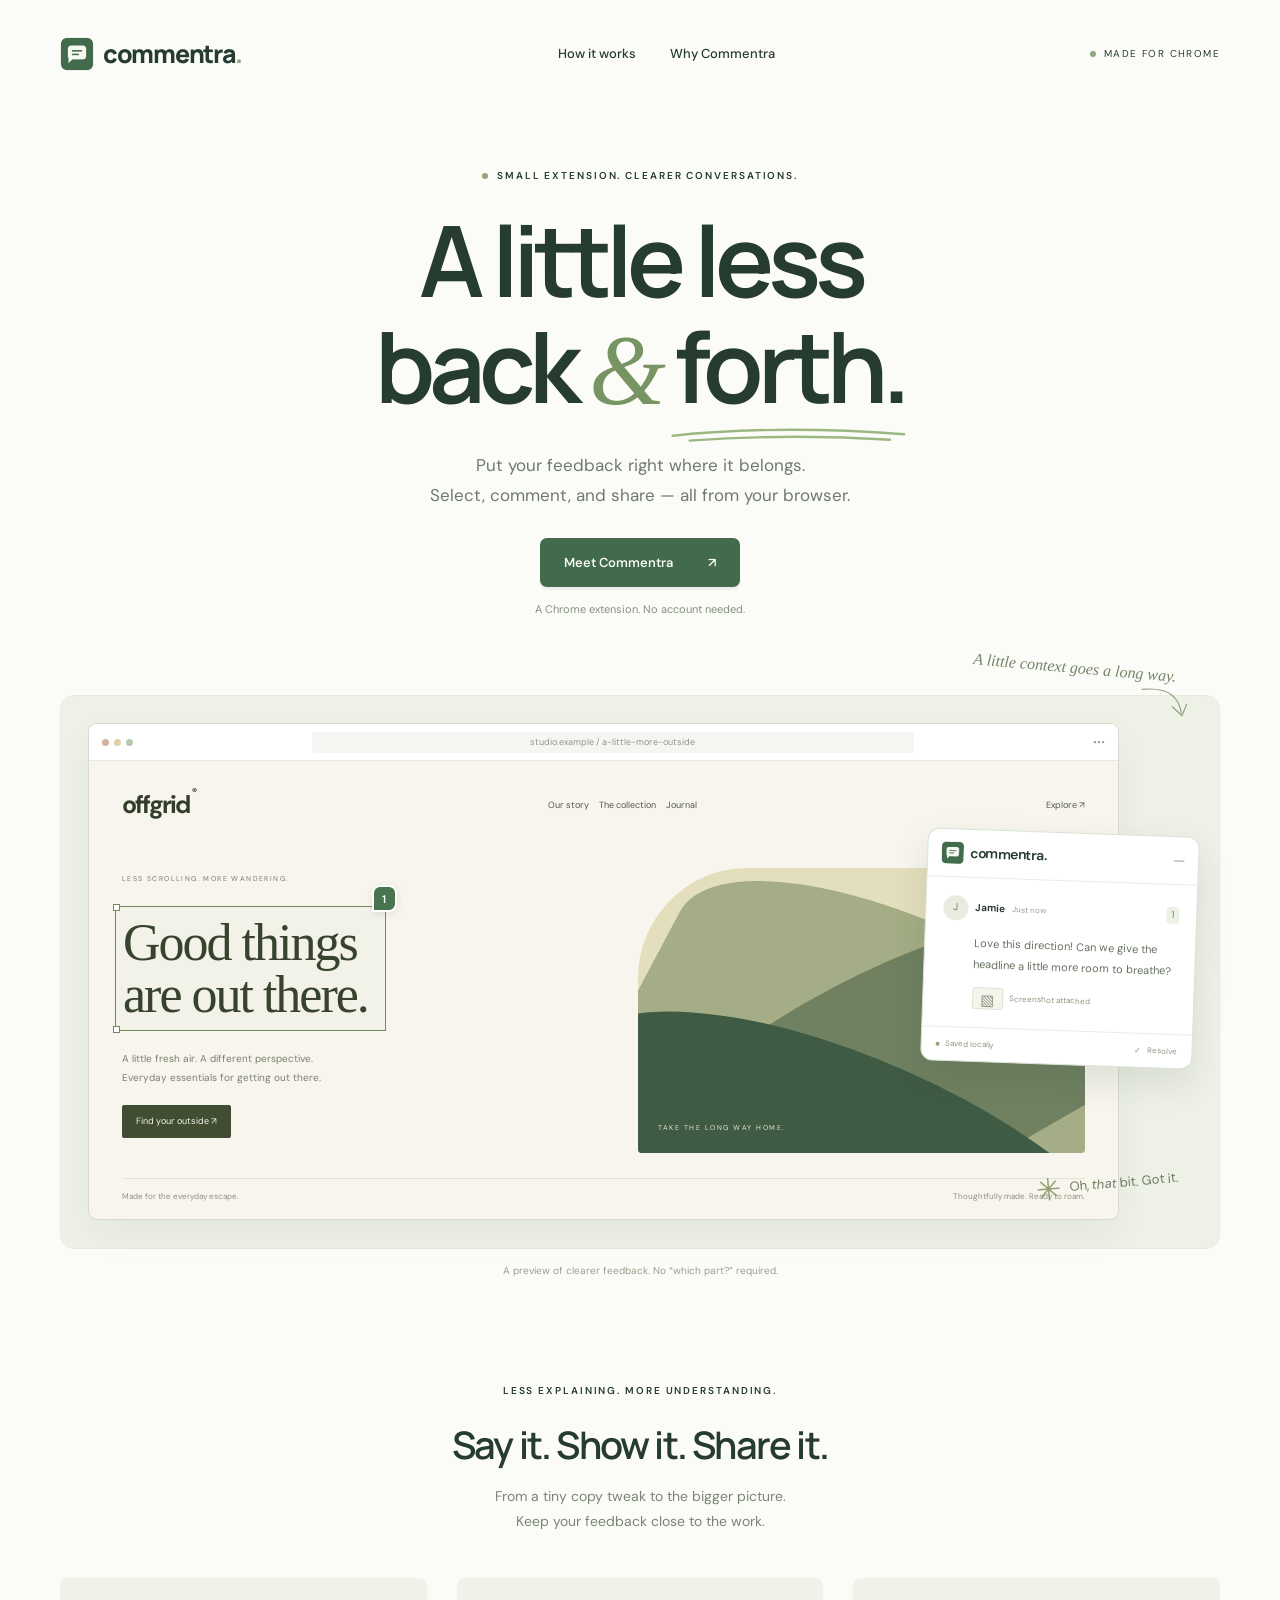
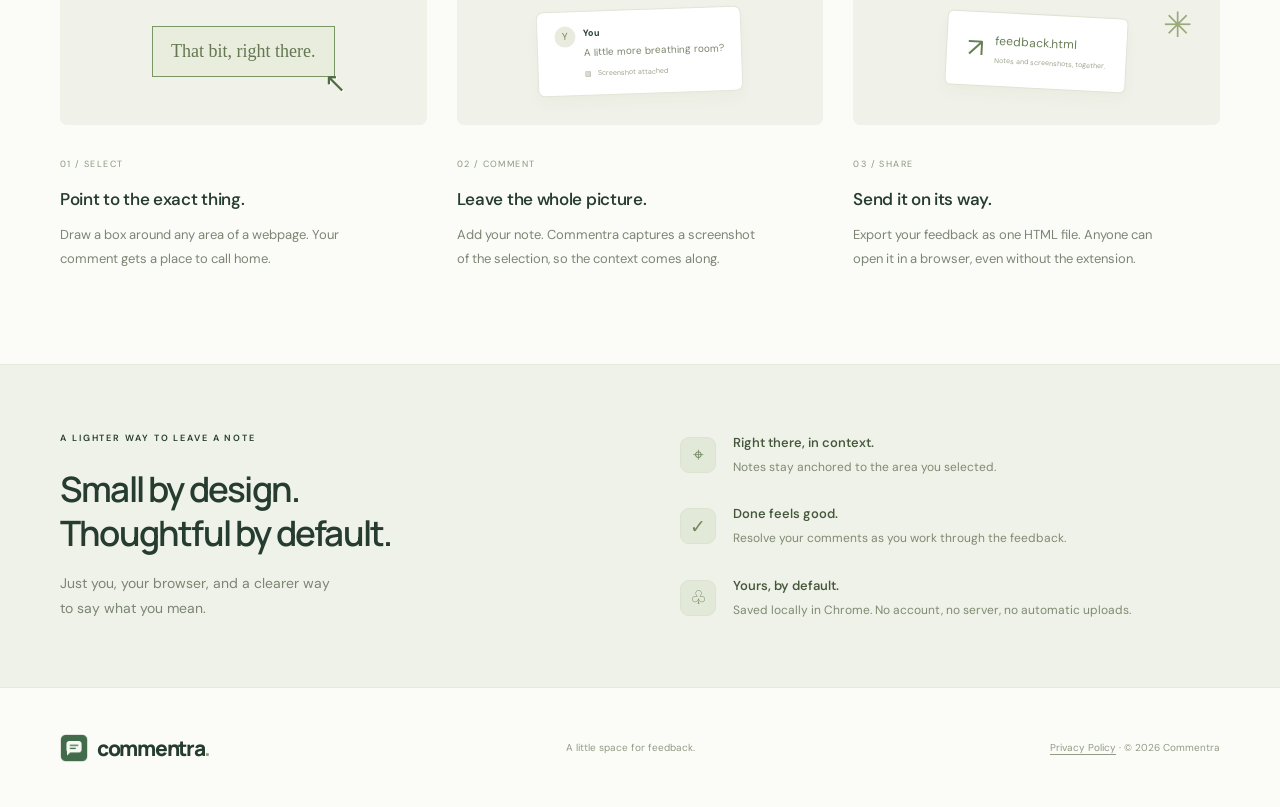
<file: index.html>
<!doctype html>
<html lang="en">
<head>
  <meta charset="utf-8">
  <meta name="viewport" content="width=device-width, initial-scale=1">
  <meta name="description" content="A little space for feedback, right where it belongs. Commentra lets you leave comments on webpages, capture the context, and share your notes.">
  <meta name="theme-color" content="#fbfcf8">
  <title>Commentra — Feedback, right where it belongs.</title>
  <link rel="icon" href="assets/commentra.png">
  <link rel="stylesheet" href="styles.css">
</head>
<body>
  <a class="skip-link" href="#main">Skip to content</a>
  <header class="site-header wrap">
    <a class="brand" href="#" aria-label="Commentra home"><img src="assets/commentra.png" width="34" height="34" alt="">commentra<span>.</span></a>
    <nav aria-label="Main navigation"><a href="#how-it-works">How it works</a><a href="#why-commentra">Why Commentra</a></nav>
    <span class="nav-label"><span class="status-dot"></span> MADE FOR CHROME</span>
  </header>
  <main id="main">
    <section class="hero wrap">
      <p class="eyebrow"><span class="status-dot"></span> SMALL EXTENSION. CLEARER CONVERSATIONS.</p>
      <h1>A little less<br>back <span class="amp">&</span> <span class="underlined">forth.<svg viewBox="0 0 340 20" preserveAspectRatio="none" aria-hidden="true"><path d="M5 11Q152-3 333 9M29 17Q173 8 313 16"/></svg></span></h1>
      <p class="hero-copy">Put your feedback right where it belongs.<br>Select, comment, and share — all from your browser.</p>
      <a class="button" href="#how-it-works">Meet Commentra <span aria-hidden="true">↗</span></a>
      <p class="hero-note">A Chrome extension. No account needed.</p>
      <div class="product-scene" role="img" aria-label="Illustration of Commentra: a website with a selected headline and a feedback card beside it">
        <span class="scene-note">A little context goes a long way.<svg viewBox="0 0 70 45" aria-hidden="true"><path d="M3 6q47-9 55 27m-13-8 14 11 5-16"/></svg></span>
        <div class="browser">
          <div class="browser-bar"><div class="traffic-lights"><i></i><i></i><i></i></div><span class="address">studio.example / a-little-more-outside</span><span class="browser-more">···</span></div>
          <div class="example-site">
            <div class="example-nav"><span class="example-brand">offgrid<span>®</span></span><span class="example-nav-links">Our story &nbsp;&nbsp;&nbsp; The collection &nbsp;&nbsp;&nbsp; Journal</span><span>Explore ↗</span></div>
            <div class="example-content"><div class="example-copy"><p class="tiny-label">LESS SCROLLING. MORE WANDERING.</p><div class="selection"><h2>Good things<br>are out there.</h2><span class="pin">1</span></div><p>A little fresh air. A different perspective.<br>Everyday essentials for getting out there.</p><span class="example-button">Find your outside ↗</span></div><div class="landscape"><div class="sun"></div><div class="ridge ridge-back"></div><div class="ridge ridge-middle"></div><div class="ridge ridge-front"></div><span class="landscape-caption">TAKE THE LONG WAY HOME.</span></div></div>
            <div class="example-bottom"><span>Made for the everyday escape.</span><span>Thoughtfully made. Ready to roam.</span></div>
          </div>
        </div>
        <div class="comment-card"><div class="card-brand"><img src="assets/commentra.png" width="23" height="23" alt="">commentra.<span>—</span></div><div class="comment-body"><div class="author"><span class="avatar">J</span><strong>Jamie</strong><span>Just now</span><span class="comment-number">1</span></div><p>Love this direction! Can we give the headline a little more room to breathe?</p><div class="screenshot-label"><span>▧</span> Screenshot attached</div></div><div class="card-footer"><span><i class="status-dot"></i> Saved locally</span><span>✓ &nbsp; Resolve</span></div></div>
        <span class="scene-tag"><span>✳</span> Oh, <em>that</em> bit. Got it.</span>
      </div>
      <p class="scene-caption">A preview of clearer feedback. No “which part?” required.</p>
    </section>
    <section class="how-section wrap" id="how-it-works"><div class="section-heading"><p class="eyebrow">LESS EXPLAINING. MORE UNDERSTANDING.</p><h2>Say it. Show it. Share it.</h2><p>From a tiny copy tweak to the bigger picture.<br>Keep your feedback close to the work.</p></div><div class="steps"><article><div class="feature-art art-select"><span class="mini-selection">That bit, right there.<span>↖</span></span></div><span class="step-number">01 / SELECT</span><h3>Point to the exact thing.</h3><p>Draw a box around any area of a webpage. Your comment gets a place to call home.</p></article><article><div class="feature-art art-comment"><div class="mini-comment"><span class="avatar">Y</span><div><strong>You</strong><p>A little more breathing room?</p><span>▧ &nbsp; Screenshot attached</span></div></div></div><span class="step-number">02 / COMMENT</span><h3>Leave the whole picture.</h3><p>Add your note. Commentra captures a screenshot of the selection, so the context comes along.</p></article><article><div class="feature-art art-share"><div class="file-icon"><span>↗</span><div>feedback.html<small>Notes and screenshots, together.</small></div></div><span class="share-spark">✳</span></div><span class="step-number">03 / SHARE</span><h3>Send it on its way.</h3><p>Export your feedback as one HTML file. Anyone can open it in a browser, even without the extension.</p></article></div></section>
    <section class="why-section" id="why-commentra"><div class="wrap why-grid"><div><p class="eyebrow">A LIGHTER WAY TO LEAVE A NOTE</p><h2>Small by design.<br>Thoughtful by default.</h2><p>Just you, your browser, and a clearer way<br class="desktop-break"> to say what you mean.</p></div><div class="benefits"><div><span aria-hidden="true">⌖</span><p><strong>Right there, in context.</strong> Notes stay anchored to the area you selected.</p></div><div><span aria-hidden="true">✓</span><p><strong>Done feels good.</strong> Resolve your comments as you work through the feedback.</p></div><div><span aria-hidden="true">♧</span><p><strong>Yours, by default.</strong> Saved locally in Chrome. No account, no server, no automatic uploads.</p></div></div></div></section>
  </main>
  <footer class="site-footer wrap"><a class="brand" href="#"><img src="assets/commentra.png" width="28" height="28" alt="">commentra<span>.</span></a><span>A little space for feedback.</span><span><a class="privacy-link" href="privacy/">Privacy Policy</a> · © 2026 Commentra</span></footer>
</body>
</html>
</file>
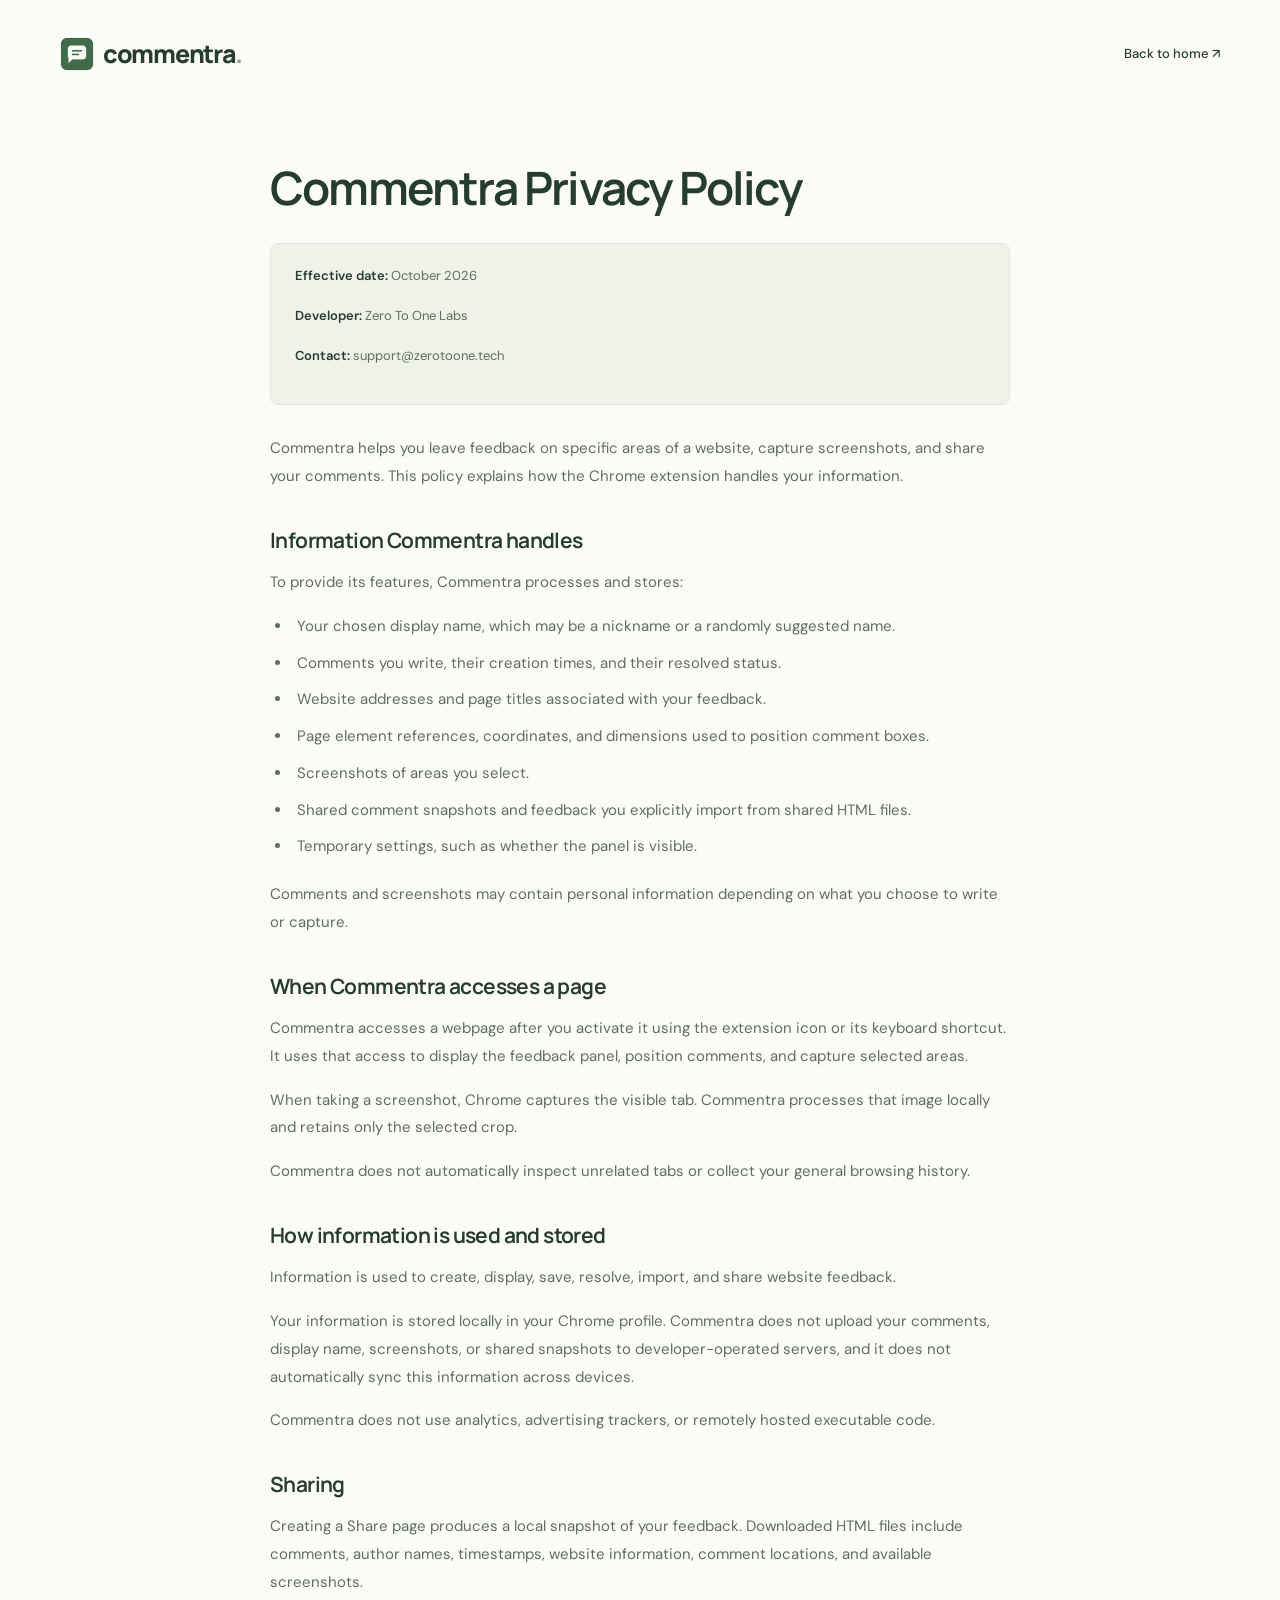
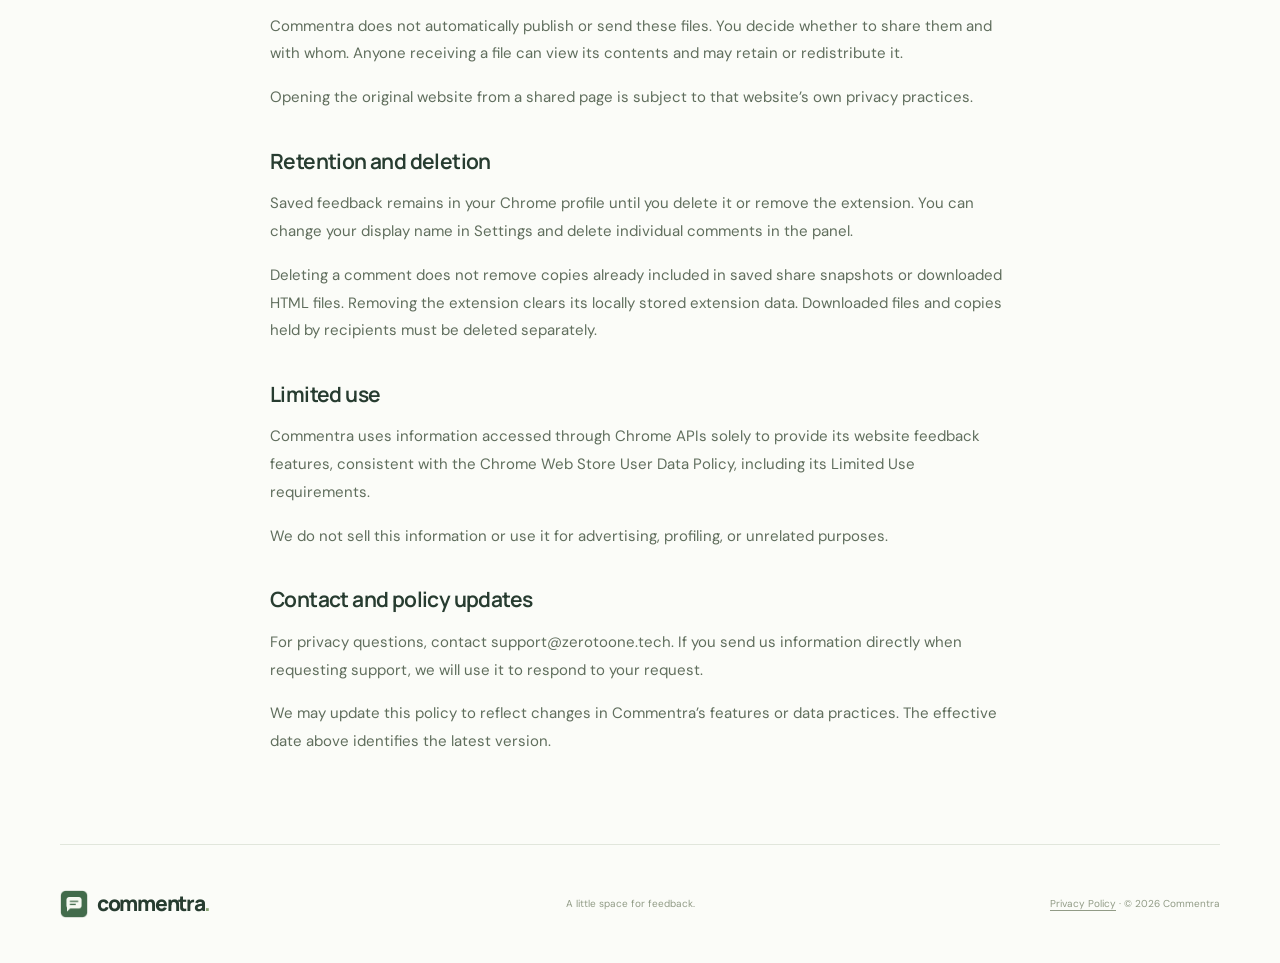
<file: privacy/index.html>
<!doctype html>
<html lang="en">
<head>
  <meta charset="utf-8">
  <meta name="viewport" content="width=device-width, initial-scale=1">
  <meta name="description" content="Learn how the Commentra Chrome extension handles your comments, screenshots, and other information.">
  <meta name="theme-color" content="#fbfcf8">
  <title>Privacy Policy — Commentra</title>
  <link rel="icon" href="../assets/commentra.png">
  <link rel="stylesheet" href="../styles.css">
  <link rel="stylesheet" href="../privacy.css">
</head>
<body>
  <a class="skip-link" href="#main">Skip to content</a>
  <header class="site-header wrap">
    <a class="brand" href="../index.html" aria-label="Commentra home"><img src="../assets/commentra.png" width="34" height="34" alt="">commentra<span>.</span></a>
    <nav aria-label="Main navigation"><a href="../index.html">Back to home <span aria-hidden="true">↗</span></a></nav>
  </header>
  <main id="main" class="privacy-content">
    <article aria-labelledby="policy-title">
      <h1 id="policy-title">Commentra Privacy Policy</h1>
      <div class="policy-meta">
        <p><strong>Effective date:</strong> October 2026</p>
        <p><strong>Developer:</strong> Zero To One Labs</p>
        <p><strong>Contact:</strong> <a href="mailto:support@zerotoone.tech">support@zerotoone.tech</a></p>
      </div>
      <p>Commentra helps you leave feedback on specific areas of a website, capture screenshots, and share your comments. This policy explains how the Chrome extension handles your information.</p>

      <section aria-labelledby="information">
        <h2 id="information">Information Commentra handles</h2>
        <p>To provide its features, Commentra processes and stores:</p>
        <ul>
          <li>Your chosen display name, which may be a nickname or a randomly suggested name.</li>
          <li>Comments you write, their creation times, and their resolved status.</li>
          <li>Website addresses and page titles associated with your feedback.</li>
          <li>Page element references, coordinates, and dimensions used to position comment boxes.</li>
          <li>Screenshots of areas you select.</li>
          <li>Shared comment snapshots and feedback you explicitly import from shared HTML files.</li>
          <li>Temporary settings, such as whether the panel is visible.</li>
        </ul>
        <p>Comments and screenshots may contain personal information depending on what you choose to write or capture.</p>
      </section>

      <section aria-labelledby="page-access">
        <h2 id="page-access">When Commentra accesses a page</h2>
        <p>Commentra accesses a webpage after you activate it using the extension icon or its keyboard shortcut. It uses that access to display the feedback panel, position comments, and capture selected areas.</p>
        <p>When taking a screenshot, Chrome captures the visible tab. Commentra processes that image locally and retains only the selected crop.</p>
        <p>Commentra does not automatically inspect unrelated tabs or collect your general browsing history.</p>
      </section>

      <section aria-labelledby="storage">
        <h2 id="storage">How information is used and stored</h2>
        <p>Information is used to create, display, save, resolve, import, and share website feedback.</p>
        <p>Your information is stored locally in your Chrome profile. Commentra does not upload your comments, display name, screenshots, or shared snapshots to developer-operated servers, and it does not automatically sync this information across devices.</p>
        <p>Commentra does not use analytics, advertising trackers, or remotely hosted executable code.</p>
      </section>

      <section aria-labelledby="sharing">
        <h2 id="sharing">Sharing</h2>
        <p>Creating a Share page produces a local snapshot of your feedback. Downloaded HTML files include comments, author names, timestamps, website information, comment locations, and available screenshots.</p>
        <p>Commentra does not automatically publish or send these files. You decide whether to share them and with whom. Anyone receiving a file can view its contents and may retain or redistribute it.</p>
        <p>Opening the original website from a shared page is subject to that website’s own privacy practices.</p>
      </section>

      <section aria-labelledby="retention">
        <h2 id="retention">Retention and deletion</h2>
        <p>Saved feedback remains in your Chrome profile until you delete it or remove the extension. You can change your display name in Settings and delete individual comments in the panel.</p>
        <p>Deleting a comment does not remove copies already included in saved share snapshots or downloaded HTML files. Removing the extension clears its locally stored extension data. Downloaded files and copies held by recipients must be deleted separately.</p>
      </section>

      <section aria-labelledby="limited-use">
        <h2 id="limited-use">Limited use</h2>
        <p>Commentra uses information accessed through Chrome APIs solely to provide its website feedback features, consistent with the Chrome Web Store User Data Policy, including its Limited Use requirements.</p>
        <p>We do not sell this information or use it for advertising, profiling, or unrelated purposes.</p>
      </section>

      <section aria-labelledby="contact">
        <h2 id="contact">Contact and policy updates</h2>
        <p>For privacy questions, contact <a href="mailto:support@zerotoone.tech">support@zerotoone.tech</a>. If you send us information directly when requesting support, we will use it to respond to your request.</p>
        <p>We may update this policy to reflect changes in Commentra’s features or data practices. The effective date above identifies the latest version.</p>
      </section>
    </article>
  </main>
  <footer class="site-footer wrap"><a class="brand" href="../index.html"><img src="../assets/commentra.png" width="28" height="28" alt="">commentra<span>.</span></a><span>A little space for feedback.</span><span><a class="privacy-link" href="index.html" aria-current="page">Privacy Policy</a> · © 2026 Commentra</span></footer>
</body>
</html>
</file>
<file: styles.css>
@import url('https://fonts.googleapis.com/css2?family=DM+Sans:wght@400;450;500;550;600;650;700&family=Manrope:wght@400;500;600;650;700;750;800&display=swap');
:root{--paper:#fbfcf8;--ink:#273c30;--green:#426b4b;--muted:#748074;--line:#e1e6dc}*{box-sizing:border-box}html{scroll-behavior:smooth;scroll-padding-top:35px}body{margin:0;background:var(--paper);color:var(--ink);font:15px/1.65 'DM Sans',sans-serif;-webkit-font-smoothing:antialiased}a{color:inherit;text-decoration:none}button,a{-webkit-tap-highlight-color:transparent}a:focus-visible{outline:3px solid #89ab6e;outline-offset:6px}img{display:block}.wrap{width:min(1160px,calc(100% - 96px));margin-inline:auto}.site-header{height:108px;display:flex;align-items:center;justify-content:space-between}.brand{display:flex;align-items:center;gap:9px;font-family:'Manrope',sans-serif;font-size:25px;font-weight:800;letter-spacing:-1.3px}.brand>span{color:#8ca778;margin-left:-9px}.site-header nav{display:flex;gap:34px;font-size:13px;font-weight:500}.site-header nav a:hover{color:#708a51}.nav-label{font-size:10px;letter-spacing:1.4px;display:flex;align-items:center;gap:8px}.status-dot{display:inline-block;flex-shrink:0;width:6px;height:6px;border-radius:50%;background:#8fa77a}.hero{text-align:center;padding-top:60px}.eyebrow{display:flex;align-items:center;justify-content:center;gap:9px;font-size:10px;letter-spacing:1.9px;font-weight:600;margin:0 0 22px}h1,h2,h3,p{margin-top:0}h1{font-family:'Manrope',sans-serif;font-size:clamp(64px,7.7vw,104px);font-weight:650;line-height:1.08;letter-spacing:-6px;margin-bottom:28px}.amp{font-family:Georgia,serif;font-style:italic;font-weight:400;color:#789462}.underlined{position:relative}.underlined svg{position:absolute;bottom:-10px;left:-2%;width:104%;height:16px;fill:none;stroke:#9bb882;stroke-width:3;stroke-linecap:round}.hero-copy{font-size:17px;line-height:1.75;color:#6f7a6e;margin-bottom:27px}.button{display:inline-flex;align-items:center;gap:35px;background:var(--green);color:white;border-radius:7px;padding:14px 24px;font-size:13px;font-weight:550;box-shadow:0 3px 0 #263f3010;transition:background .2s,transform .2s}.button:hover{background:#31563b;transform:translateY(-2px)}.hero-note{font-size:11px;color:#85907e;margin-top:13px}.product-scene{position:relative;width:100%;margin:77px auto 0;padding:27px 100px 28px 27px;text-align:left;background:#eef1e6;border:1px solid #e6eadf;border-radius:14px}.browser{overflow:hidden;width:100%;border:1px solid #d6dccf;border-radius:9px;background:#f7f5ed;box-shadow:0 15px 35px #34472e0c}.browser-bar{height:37px;background:#fff;display:flex;align-items:center;padding:0 13px;gap:34px;border-bottom:1px solid #e7e9e1}.traffic-lights{display:flex;gap:5px}.traffic-lights i{width:7px;height:7px;background:#dddcd4;border-radius:50%}.traffic-lights i:first-child{background:#d7b1a0}.traffic-lights i:nth-child(2){background:#dfd0a5}.traffic-lights i:nth-child(3){background:#b7c9aa}.address{font-size:9px;text-align:center;color:#91968d;background:#f5f6f2;padding:3px 20px;border-radius:4px;width:60%;margin:auto}.browser-more{font-size:20px;color:#91968d}.example-site{padding:23px 33px 16px}.example-nav{display:flex;justify-content:space-between;align-items:center;font-size:9px;color:#53594a}.example-brand{font-size:25px;letter-spacing:-1.8px;font-weight:700;color:#333e29}.example-brand span{font-size:10px;vertical-align:top;margin:3px}.example-content{display:grid;grid-template-columns:1.1fr 1fr;gap:25px;align-items:center;margin-top:30px}.example-copy{padding:17px 0 28px}.tiny-label{font-size:7px;letter-spacing:1.4px;color:#777d67;margin-bottom:22px}.selection{position:relative;width:fit-content;border:1px solid #718a58;padding:10px 17px 10px 7px;margin-left:-7px;background:#79995908}.selection:before,.selection:after{content:'';position:absolute;width:5px;height:5px;border:1px solid #718a58;background:#fff}.selection:before{left:-3px;bottom:-3px}.selection:after{left:-3px;top:-3px}.selection h2{font:normal 52px/.99 Georgia,serif;letter-spacing:-2px;margin:0;color:#37432d}.pin{position:absolute;right:-12px;top:-22px;background:#497450;color:white;border:2px solid white;display:grid;place-items:center;width:25px;height:27px;border-radius:8px 8px 8px 0;font-size:11px;font-weight:600;box-shadow:0 2px 7px #233e301a}.example-copy>p:not(.tiny-label){font-size:10px;line-height:1.9;color:#7b806d;margin:18px 0}.example-button{display:inline-block;background:#414d33;color:#f3f2e9;font-size:9px;padding:9px 14px;border-radius:2px}.landscape{height:285px;position:relative;background:#e3dfbd;overflow:hidden;border-radius:110px 110px 4px 4px}.sun{width:70px;height:70px;border-radius:50%;background:#f7edb8;position:absolute;top:35px;left:45%}.ridge{position:absolute;width:140%;height:80%;bottom:-30%;left:-20%;border-radius:50% 50% 0 0;transform:rotate(-25deg)}.ridge-back{background:#a4ad85;bottom:-7%;left:1%;transform:rotate(28deg)}.ridge-middle{background:#6f8161;bottom:-22%;transform:rotate(-30deg)}.ridge-front{background:#405b43;bottom:-48%;transform:rotate(24deg)}.landscape-caption{position:absolute;bottom:20px;left:20px;color:#e5e5ca;letter-spacing:1.5px;font-size:7px}.example-bottom{border-top:1px solid #e3e2d5;display:flex;justify-content:space-between;padding-top:11px;font-size:8px;color:#8d917e;margin-top:12px}.comment-card{position:absolute;right:23px;top:136px;width:272px;background:#fff;border:1px solid #dae3d6;border-radius:12px;box-shadow:0 15px 35px #243b2e1c;transform:rotate(2deg);font-size:11px}.card-brand{display:flex;align-items:center;gap:6px;padding:12px 13px;border-bottom:1px solid #e9ede5;font-size:14px;font-weight:600;letter-spacing:-.5px}.card-brand>span{margin-left:auto;color:#97a090;font-weight:400}.comment-body{padding:18px 17px}.author{display:flex;align-items:center;gap:7px;font-size:10px}.avatar{display:inline-grid;place-items:center;width:25px;height:25px;border-radius:50%;background:#e8ebdd;color:#77825c;font-size:10px}.author>span:nth-last-child(2){font-size:8px;color:#99a08f}.comment-number{margin-left:auto;background:#edf2e8;color:#729064;border-radius:4px;padding:0 5px}.comment-body>p{margin:12px 0 12px 32px;font-size:11px;line-height:1.9;color:#65705e}.screenshot-label{margin-left:32px;color:#8b967e;font-size:8px}.screenshot-label>span{display:inline-grid;place-items:center;width:31px;height:22px;border:1px solid #dde4d4;border-radius:3px;background:#f4f6ee;font-size:15px;vertical-align:middle;margin-right:4px}.card-footer{border-top:1px solid #e9ede5;display:flex;justify-content:space-between;padding:10px 14px;color:#8c9882;font-size:8px}.card-footer .status-dot{width:4px;height:4px;margin-right:3px}.scene-note{position:absolute;right:42px;top:-37px;font:italic 16px Georgia,serif;color:#748567;transform:rotate(5deg)}.scene-note svg{position:absolute;width:53px;height:42px;right:-17px;top:16px;fill:none;stroke:#90a07d;stroke-width:1.5}.scene-tag{position:absolute;right:40px;bottom:39px;color:#6d7b5e;font-size:13px;transform:rotate(-5deg)}.scene-tag>span{font-size:30px;vertical-align:middle;margin-right:6px;color:#8f9f71}.scene-caption{font-size:10px;color:#96a08b;margin:14px 0 0}.how-section{padding:103px 0 93px}.section-heading{text-align:center;margin-bottom:44px}.section-heading h2,.why-section h2{font-family:'Manrope',sans-serif;font-size:38px;font-weight:600;line-height:1.25;letter-spacing:-1.8px;margin-bottom:15px}.section-heading>p:last-child,.why-grid>div>p:last-child{font-size:14px;color:#7b8574;line-height:1.8}.steps{display:grid;grid-template-columns:repeat(3,1fr);gap:30px}.feature-art{height:147px;border-radius:7px;background:#f0f2e9;display:flex;align-items:center;justify-content:center;margin-bottom:25px;position:relative}.mini-selection{border:1px solid #799665;padding:14px 18px;position:relative;font:18px Georgia,serif;color:#647750;background:#e8edde}.mini-selection>span{position:absolute;right:-13px;bottom:-21px;font-size:27px;line-height:1;color:#4f6c41;text-shadow:1px 1px white}.mini-comment{display:flex;align-items:flex-start;gap:8px;background:#fff;padding:14px 17px;border:1px solid #e0e6d7;border-radius:7px;box-shadow:0 7px 15px #32452d08;transform:rotate(-2deg);font-size:9px}.mini-comment .avatar{width:21px;height:21px}.mini-comment strong{font-size:9px}.mini-comment p{margin:4px 0 5px;font-size:10px;color:#7c866e}.mini-comment div>span{font-size:7px;color:#9aa08d}.file-icon{display:flex;gap:12px;align-items:center;background:white;border:1px solid #dde4d4;padding:15px 20px;border-radius:6px;transform:rotate(3deg);font-size:12px;color:#687e55;box-shadow:0 7px 15px #32452d08}.file-icon>span{font-size:26px;font-weight:400}.file-icon small{display:block;font-size:7px;color:#9ca48f;margin-top:3px}.share-spark{position:absolute;right:28px;top:19px;font-size:35px;color:#9aaa7b}.step-number{font-size:9px;letter-spacing:1.4px;color:#8a977c}.steps h3{font-size:17px;font-weight:550;letter-spacing:-.3px;margin:10px 0}.steps article>p{font-size:13px;color:#7c8574;line-height:1.85;margin-bottom:0;max-width:310px}.why-section{padding:66px 0;background:#eff2e8;border-block:1px solid #e5eadc}.why-grid{display:grid;grid-template-columns:1fr 1fr;gap:80px;align-items:center}.why-grid .eyebrow{justify-content:flex-start;font-size:9px}.why-section h2{font-size:35px}.why-grid>div>p:last-child{margin-bottom:0}.benefits{display:grid;gap:24px}.benefits>div{display:flex;gap:17px;align-items:center}.benefits>div>span{width:36px;height:36px;flex-shrink:0;display:grid;place-items:center;background:#e2e9d9;border:1px solid #dbe3d1;border-radius:9px;font-size:19px;color:#718660}.benefits p{font-size:12px;line-height:1.9;color:#7f8a73;margin:0}.benefits strong{display:block;color:#45563a;font-weight:550;font-size:13px}.site-footer{min-height:119px;display:flex;align-items:center;justify-content:space-between;gap:20px}.site-footer .brand{font-size:21px}.site-footer>span{font-size:10px;color:#919b86}.skip-link{position:fixed;top:8px;left:8px;background:white;padding:10px;z-index:5;transform:translateY(-150%)}.skip-link:focus{transform:translateY(0)}
@media(min-width:1400px){.hero{padding-top:75px}.product-scene{margin-top:85px}}
@media(max-width:1000px){.wrap{width:calc(100% - 64px)}.nav-label{display:none}.site-header{height:90px}.hero{padding-top:45px}.product-scene{padding-right:70px}.example-site{padding:20px}.example-nav-links{display:none}.selection h2{font-size:40px}.example-content{gap:15px}.landscape{height:240px}.comment-card{width:235px;right:15px}.comment-body{padding:13px}.scene-tag{right:20px;bottom:30px;font-size:11px}.scene-note{right:20px}.why-grid{gap:35px}.feature-art{height:135px}.mini-comment{padding:12px 9px}.share-spark{right:12px}.file-icon{padding:14px}.steps{gap:22px}}
@media(max-width:650px){.wrap{width:calc(100% - 40px)}.site-header{height:82px}.brand{font-size:22px}.brand img{width:29px;height:29px}.site-header nav{gap:16px;font-size:10px}.hero{padding-top:33px}.eyebrow{font-size:8px;letter-spacing:1.1px;gap:7px}h1{font-size:65px;letter-spacing:-4px;margin-bottom:26px}.hero-copy{font-size:14px}.hero-note{font-size:10px}.button{font-size:12px;padding:13px 21px}.product-scene{padding:12px 12px 125px;margin-top:65px;border-radius:10px}.browser-bar{height:28px;padding:0 8px;gap:12px}.traffic-lights{gap:3px}.traffic-lights i{width:5px;height:5px}.address{font-size:6px;padding:2px 0;width:73%}.browser-more{display:none}.example-site{padding:16px 14px 10px}.example-brand{font-size:20px}.example-nav>span:last-child{font-size:7px}.example-content{margin-top:16px;gap:10px}.example-copy{padding:5px 0 8px}.tiny-label{font-size:5px;letter-spacing:.7px;margin-bottom:15px}.selection{padding:7px 8px 7px 5px}.selection h2{font-size:clamp(25px,6.5vw,40px);letter-spacing:-1px}.pin{width:20px;height:22px;font-size:8px;top:-18px;right:-9px}.example-copy>p:not(.tiny-label){font-size:6px;margin:13px 0}.example-button{font-size:6px;padding:7px 8px}.landscape{height:182px;border-radius:70px 70px 3px 3px}.sun{width:42px;height:42px;top:25px;left:38%}.landscape-caption{font-size:4px;left:10px;bottom:14px;letter-spacing:.7px}.example-bottom{font-size:5px;padding-top:7px;margin-top:13px}.comment-card{top:auto;bottom:17px;right:22px;width:215px;transform:rotate(2deg)}.card-brand{padding:9px 12px;font-size:12px}.card-brand img{width:19px;height:19px}.comment-body{padding:11px 12px}.comment-body>p{font-size:9px;line-height:1.65;margin:8px 0 8px 29px}.author{font-size:9px}.author>span:nth-last-child(2){font-size:7px}.avatar{width:21px;height:21px}.screenshot-label{font-size:7px;margin-left:29px}.card-footer{padding:8px 12px;font-size:7px}.scene-note{font-size:12px;right:27px;top:-30px}.scene-note svg{height:27px;right:-22px}.scene-tag{left:17px;right:auto;bottom:45px;width:68px;font-size:11px;line-height:1.6}.scene-tag>span{display:block;font-size:27px;line-height:1.2}.scene-caption{font-size:8px}.how-section{padding:65px 0 55px}.section-heading h2{font-size:29px;letter-spacing:-1.3px}.section-heading>p:last-child{font-size:12px}.section-heading{margin-bottom:30px}.steps{grid-template-columns:1fr;gap:32px;max-width:380px;margin:auto}.feature-art{height:140px;margin-bottom:17px}.mini-comment{padding:15px 20px}.step-number{font-size:9px}.steps h3{font-size:18px}.steps article>p{max-width:none;font-size:13px}.why-section{padding:43px 0}.why-grid{grid-template-columns:1fr;gap:27px}.why-section h2{font-size:30px}.why-grid>div>p:last-child{font-size:13px}.benefits{gap:21px}.site-footer{padding-block:28px;flex-wrap:wrap;gap:15px}.site-footer>span:nth-child(2){width:50%;text-align:right;font-size:9px}.site-footer>span:last-child{width:100%;text-align:center;font-size:9px}.site-footer .brand{font-size:20px}}
@media(prefers-reduced-motion:reduce){html{scroll-behavior:auto}.button{transition:none}}

.privacy-link{text-decoration:underline;text-underline-offset:3px}.privacy-link:hover{color:var(--green)}
</file>
<file: privacy.css>
.privacy-content{width:min(740px,calc(100% - 96px));margin:52px auto 88px;color:#606e5d;font-size:15px;line-height:1.85;overflow-wrap:break-word}
.privacy-content h1{font-size:clamp(32px,4.5vw,46px);line-height:1.2;letter-spacing:-1.8px;color:var(--ink);margin:0 0 28px}
.policy-meta{padding:20px 24px;background:#eff2e8;border:1px solid var(--line);border-radius:8px;margin-bottom:30px;font-size:13px}
.policy-meta p{margin:0}.policy-meta strong{font-weight:600;color:var(--ink)}
.privacy-content section{margin-top:35px}.privacy-content h2{font-family:'Manrope',sans-serif;font-size:21px;line-height:1.4;letter-spacing:-.6px;font-weight:650;color:var(--ink);margin:0 0 14px}
.privacy-content p{margin:0 0 16px}.privacy-content li{padding-left:5px;margin-bottom:9px}.privacy-content ul{padding-left:22px;margin:0 0 20px}
.privacy-content+.site-footer{border-top:1px solid var(--line)}
@media(max-width:650px){.privacy-content{width:calc(100% - 40px);margin:28px auto 52px;font-size:14px}.privacy-content h1{font-size:33px;letter-spacing:-1.3px}.privacy-content h2{font-size:20px}.policy-meta{padding:17px}.privacy-content section{margin-top:29px}}
</file>
